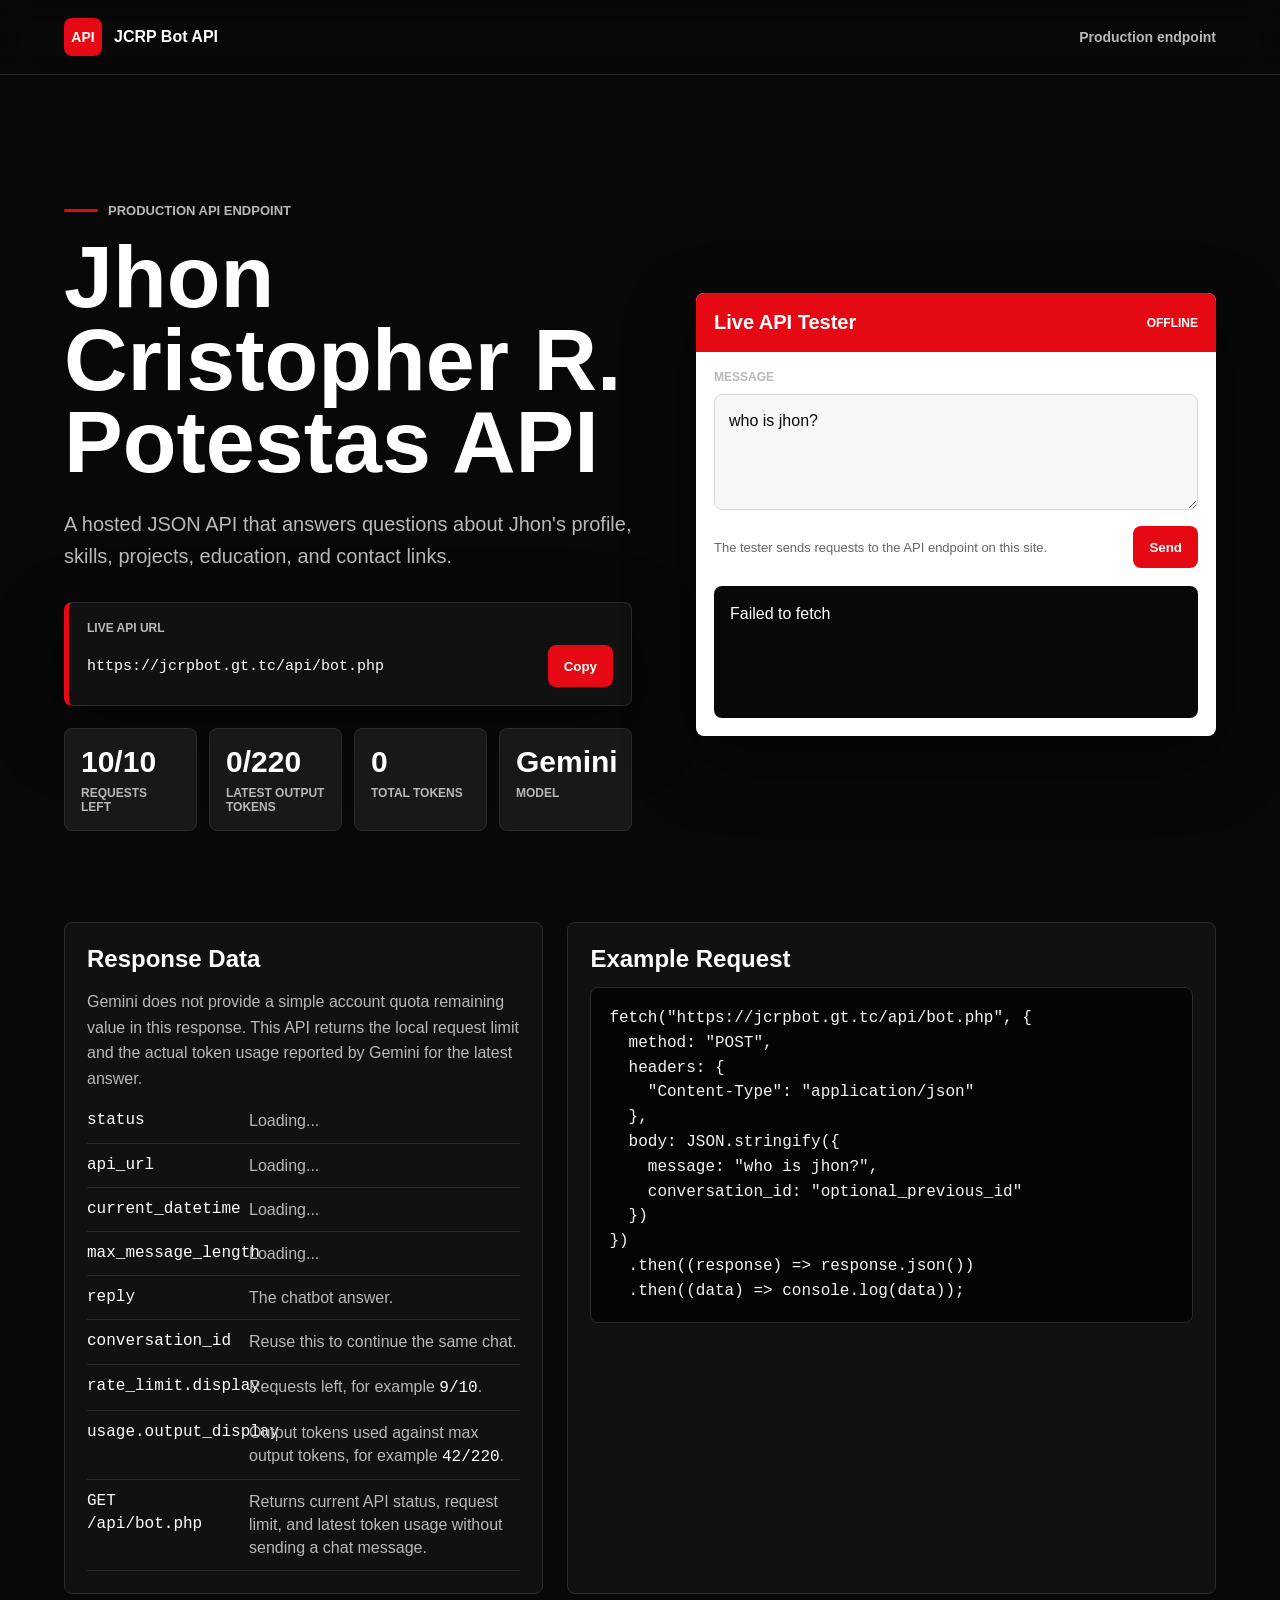
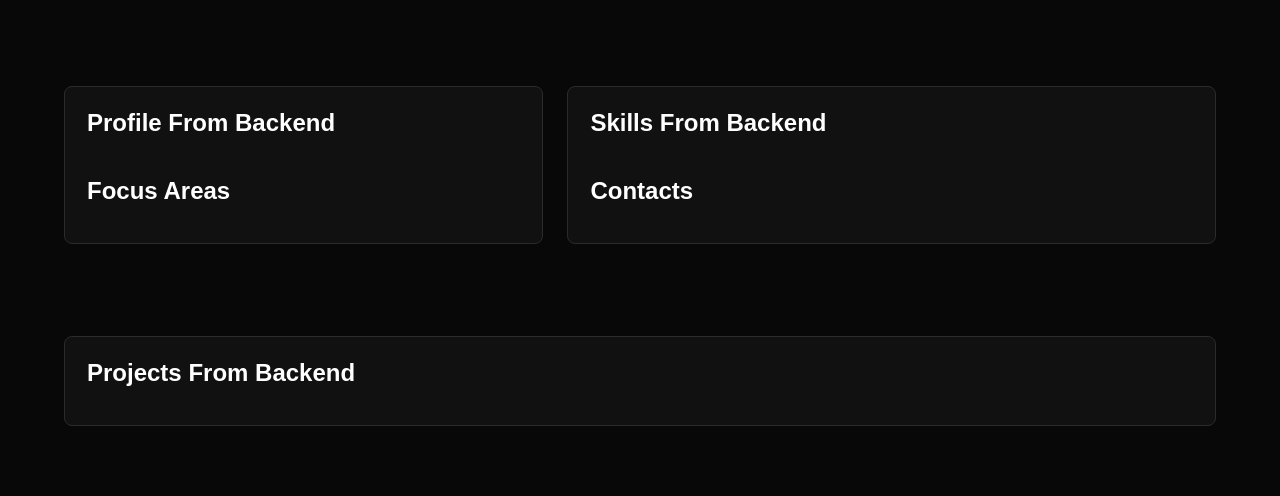
<file: AICHAT/index.html>
<!DOCTYPE html>
<html lang="en">
<head>
  <meta charset="UTF-8" />
  <meta name="viewport" content="width=device-width, initial-scale=1.0" />
  <title>JCRP Bot API</title>
  <style>
    :root {
      --black: #080808;
      --panel: #111111;
      --panel-soft: #181818;
      --white: #ffffff;
      --muted: #b8b8b8;
      --line: #2b2b2b;
      --red: #e50914;
      --red-dark: #9f0710;
      --shadow: 0 24px 70px rgba(0, 0, 0, 0.45);
    }

    * {
      box-sizing: border-box;
    }

    body {
      margin: 0;
      min-height: 100vh;
      font-family: Arial, Helvetica, sans-serif;
      color: var(--white);
      background: var(--black);
      letter-spacing: 0;
    }

    a {
      color: inherit;
    }

    .topbar {
      position: sticky;
      top: 0;
      z-index: 10;
      display: flex;
      align-items: center;
      justify-content: space-between;
      gap: 20px;
      padding: 18px clamp(18px, 5vw, 70px);
      background: rgba(8, 8, 8, 0.88);
      border-bottom: 1px solid var(--line);
      backdrop-filter: blur(14px);
    }

    .brand {
      display: flex;
      align-items: center;
      gap: 12px;
      min-width: 0;
      font-weight: 800;
    }

    .brand-mark {
      display: grid;
      place-items: center;
      width: 38px;
      height: 38px;
      flex: 0 0 auto;
      background: var(--red);
      color: var(--white);
      font-size: 14px;
      border-radius: 8px;
    }

    .brand span:last-child {
      overflow: hidden;
      text-overflow: ellipsis;
      white-space: nowrap;
    }

    .nav-link {
      color: var(--muted);
      text-decoration: none;
      font-size: 14px;
      font-weight: 700;
    }

    .hero {
      display: grid;
      grid-template-columns: minmax(0, 1fr) minmax(320px, 520px);
      gap: clamp(28px, 5vw, 72px);
      align-items: center;
      padding: clamp(44px, 8vw, 86px) clamp(18px, 5vw, 70px) 32px;
      min-height: calc(100vh - 75px);
    }

    .eyebrow {
      display: inline-flex;
      align-items: center;
      gap: 10px;
      margin: 0 0 18px;
      color: var(--muted);
      font-size: 13px;
      font-weight: 800;
      text-transform: uppercase;
    }

    .eyebrow::before {
      content: "";
      width: 34px;
      height: 3px;
      background: var(--red);
      border-radius: 999px;
    }

    h1 {
      margin: 0;
      max-width: 780px;
      font-size: clamp(42px, 7vw, 88px);
      line-height: 0.94;
      letter-spacing: 0;
    }

    .lead {
      max-width: 670px;
      margin: 24px 0 0;
      color: var(--muted);
      font-size: clamp(16px, 2vw, 20px);
      line-height: 1.6;
    }

    .endpoint-block {
      margin-top: 30px;
      padding: 18px;
      background: var(--panel);
      border: 1px solid var(--line);
      border-left: 5px solid var(--red);
      border-radius: 8px;
      box-shadow: var(--shadow);
    }

    .label {
      display: block;
      margin-bottom: 10px;
      color: var(--muted);
      font-size: 12px;
      font-weight: 800;
      text-transform: uppercase;
    }

    .endpoint-row {
      display: grid;
      grid-template-columns: minmax(0, 1fr) auto;
      gap: 10px;
      align-items: center;
    }

    code,
    pre {
      font-family: Consolas, Monaco, "Courier New", monospace;
    }

    .endpoint {
      display: block;
      overflow-x: auto;
      color: var(--white);
      font-size: 15px;
      white-space: nowrap;
    }

    button {
      min-height: 42px;
      border: 0;
      border-radius: 8px;
      padding: 0 16px;
      color: var(--white);
      background: var(--red);
      font-weight: 800;
      cursor: pointer;
    }

    button:hover {
      background: var(--red-dark);
    }

    button:disabled {
      cursor: not-allowed;
      opacity: 0.65;
    }

    .stats {
      display: grid;
      grid-template-columns: repeat(4, minmax(0, 1fr));
      gap: 12px;
      margin-top: 22px;
      max-width: 670px;
    }

    .stat {
      padding: 16px;
      background: var(--panel-soft);
      border: 1px solid var(--line);
      border-radius: 8px;
    }

    .stat strong {
      display: block;
      font-size: clamp(20px, 3vw, 30px);
      line-height: 1.1;
    }

    .stat span {
      display: block;
      margin-top: 8px;
      color: var(--muted);
      font-size: 12px;
      font-weight: 700;
      text-transform: uppercase;
    }

    .tester {
      background: var(--white);
      color: var(--black);
      border-radius: 8px;
      box-shadow: var(--shadow);
      overflow: hidden;
    }

    .tester-head {
      display: flex;
      align-items: center;
      justify-content: space-between;
      gap: 16px;
      padding: 18px;
      color: var(--white);
      background: var(--red);
    }

    .tester-head h2 {
      margin: 0;
      font-size: 20px;
      letter-spacing: 0;
    }

    .status {
      font-size: 12px;
      font-weight: 800;
      text-transform: uppercase;
    }

    .tester-body {
      padding: 18px;
    }

    textarea {
      width: 100%;
      min-height: 116px;
      resize: vertical;
      padding: 14px;
      color: var(--black);
      background: #f7f7f7;
      border: 1px solid #d7d7d7;
      border-radius: 8px;
      font: inherit;
      line-height: 1.45;
    }

    .tester-actions {
      display: flex;
      align-items: center;
      justify-content: space-between;
      gap: 14px;
      margin-top: 12px;
    }

    .helper {
      color: #666666;
      font-size: 13px;
    }

    .response {
      min-height: 132px;
      margin-top: 18px;
      padding: 16px;
      color: var(--white);
      background: var(--black);
      border-radius: 8px;
      line-height: 1.55;
      white-space: pre-wrap;
    }

    .docs {
      display: grid;
      grid-template-columns: minmax(0, 0.85fr) minmax(0, 1.15fr);
      gap: 24px;
      padding: 22px clamp(18px, 5vw, 70px) 70px;
    }

    .doc-panel {
      padding: 22px;
      background: var(--panel);
      border: 1px solid var(--line);
      border-radius: 8px;
    }

    .doc-panel h2 {
      margin: 0 0 14px;
      font-size: 24px;
    }

    .doc-panel p {
      color: var(--muted);
      line-height: 1.6;
    }

    pre {
      overflow-x: auto;
      margin: 0;
      padding: 18px;
      color: #f5f5f5;
      background: #050505;
      border: 1px solid var(--line);
      border-radius: 8px;
      line-height: 1.55;
    }

    .fields {
      display: grid;
      gap: 10px;
      margin-top: 18px;
    }

    .field {
      display: grid;
      grid-template-columns: 150px minmax(0, 1fr);
      gap: 12px;
      padding-bottom: 10px;
      border-bottom: 1px solid var(--line);
      color: var(--muted);
      line-height: 1.45;
    }

    .field code {
      color: var(--white);
    }

    .data-list,
    .chip-list,
    .project-list,
    .contact-list {
      display: grid;
      gap: 10px;
      margin-top: 16px;
    }

    .data-item {
      display: grid;
      grid-template-columns: 150px minmax(0, 1fr);
      gap: 12px;
      color: var(--muted);
      line-height: 1.45;
    }

    .data-item strong {
      color: var(--white);
      font-size: 13px;
      text-transform: uppercase;
    }

    .chip-list {
      grid-template-columns: repeat(auto-fit, minmax(120px, 1fr));
    }

    .chip {
      padding: 10px 12px;
      color: var(--white);
      background: var(--panel-soft);
      border: 1px solid var(--line);
      border-radius: 8px;
      font-size: 13px;
      font-weight: 700;
    }

    .project-card {
      padding: 16px;
      background: var(--panel-soft);
      border: 1px solid var(--line);
      border-radius: 8px;
    }

    .project-card h3 {
      margin: 0 0 8px;
      font-size: 18px;
    }

    .project-card p {
      margin: 0 0 10px;
    }

    .project-meta {
      color: var(--muted);
      font-size: 13px;
      line-height: 1.45;
    }

    .contact-link {
      color: var(--white);
      text-decoration: none;
      font-weight: 800;
    }

    @media (max-width: 900px) {
      .hero,
      .docs {
        grid-template-columns: 1fr;
      }

      .hero {
        min-height: auto;
      }
    }

    @media (max-width: 640px) {
      .topbar {
        align-items: flex-start;
        flex-direction: column;
      }

      .stats {
        grid-template-columns: 1fr;
      }

      .endpoint-row,
      .tester-actions,
      .field,
      .data-item {
        grid-template-columns: 1fr;
      }

      button {
        width: 100%;
      }
    }
  </style>
</head>
<body>
  <header class="topbar">
    <div class="brand">
      <span class="brand-mark">API</span>
      <span>JCRP Bot API</span>
    </div>
    <a id="productionLink" class="nav-link" href="https://jcrpbot.gt.tc/api/bot.php">Production endpoint</a>
  </header>

  <main>
    <section class="hero">
      <div>
        <p class="eyebrow">Production API endpoint</p>
        <h1><span id="profileName">Jhon Cristopher R. Potestas</span> API</h1>
        <p id="profileBio" class="lead">
          A hosted JSON API that answers questions about Jhon's profile, skills, projects, education, and contact links.
        </p>

        <div class="endpoint-block">
          <span class="label">Live API URL</span>
          <div class="endpoint-row">
            <code id="apiUrl" class="endpoint">https://jcrpbot.gt.tc/api/bot.php</code>
            <button id="copyUrl" type="button">Copy</button>
          </div>
        </div>

        <div class="stats">
          <div class="stat">
            <strong id="rateLimit">10/10</strong>
            <span>Requests left</span>
          </div>
          <div class="stat">
            <strong id="tokenUsage">0/220</strong>
            <span>Latest output tokens</span>
          </div>
          <div class="stat">
            <strong id="totalTokens">0</strong>
            <span>Total tokens</span>
          </div>
          <div class="stat">
            <strong id="modelName">Gemini</strong>
            <span>Model</span>
          </div>
        </div>
      </div>

      <section class="tester" aria-label="API tester">
        <div class="tester-head">
          <h2>Live API Tester</h2>
          <span id="status" class="status">Ready</span>
        </div>
        <div class="tester-body">
          <label class="label" for="message">Message</label>
          <textarea id="message">who is jhon?</textarea>
          <div class="tester-actions">
            <span class="helper">The tester sends requests to the API endpoint on this site.</span>
            <button id="sendButton" type="button">Send</button>
          </div>
          <div id="reply" class="response">The response will appear here.</div>
        </div>
      </section>
    </section>

    <section class="docs" id="docs">
      <div class="doc-panel">
        <h2>Response Data</h2>
        <p>
          Gemini does not provide a simple account quota remaining value in this response. This API returns the local request limit and the actual token usage reported by Gemini for the latest answer.
        </p>
        <div class="fields">
          <div class="field"><code>status</code><span id="apiStatusValue">Loading...</span></div>
          <div class="field"><code>api_url</code><span id="apiUrlValue">Loading...</span></div>
          <div class="field"><code>current_datetime</code><span id="apiDateTime">Loading...</span></div>
          <div class="field"><code>max_message_length</code><span id="maxMessageLength">Loading...</span></div>
          <div class="field"><code>reply</code><span>The chatbot answer.</span></div>
          <div class="field"><code>conversation_id</code><span>Reuse this to continue the same chat.</span></div>
          <div class="field"><code>rate_limit.display</code><span>Requests left, for example <code>9/10</code>.</span></div>
          <div class="field"><code>usage.output_display</code><span>Output tokens used against max output tokens, for example <code>42/220</code>.</span></div>
          <div class="field"><code>GET /api/bot.php</code><span>Returns current API status, request limit, and latest token usage without sending a chat message.</span></div>
        </div>
      </div>

      <div class="doc-panel">
        <h2>Example Request</h2>
        <pre><code>fetch("https://jcrpbot.gt.tc/api/bot.php", {
  method: "POST",
  headers: {
    "Content-Type": "application/json"
  },
  body: JSON.stringify({
    message: "who is jhon?",
    conversation_id: "optional_previous_id"
  })
})
  .then((response) => response.json())
  .then((data) => console.log(data));</code></pre>
      </div>
    </section>

    <section class="docs" aria-label="Backend portfolio data">
      <div class="doc-panel">
        <h2>Profile From Backend</h2>
        <div id="identityData" class="data-list"></div>
        <h2 style="margin-top: 24px;">Focus Areas</h2>
        <div id="focusAreas" class="chip-list"></div>
      </div>

      <div class="doc-panel">
        <h2>Skills From Backend</h2>
        <div id="skillData" class="data-list"></div>
        <h2 style="margin-top: 24px;">Contacts</h2>
        <div id="contactLinks" class="contact-list"></div>
      </div>
    </section>

    <section class="docs" aria-label="Backend project data">
      <div class="doc-panel" style="grid-column: 1 / -1;">
        <h2>Projects From Backend</h2>
        <div id="projectList" class="project-list"></div>
      </div>
    </section>
  </main>

  <script src="script.js?v=10"></script>
</body>
</html>
</file>
